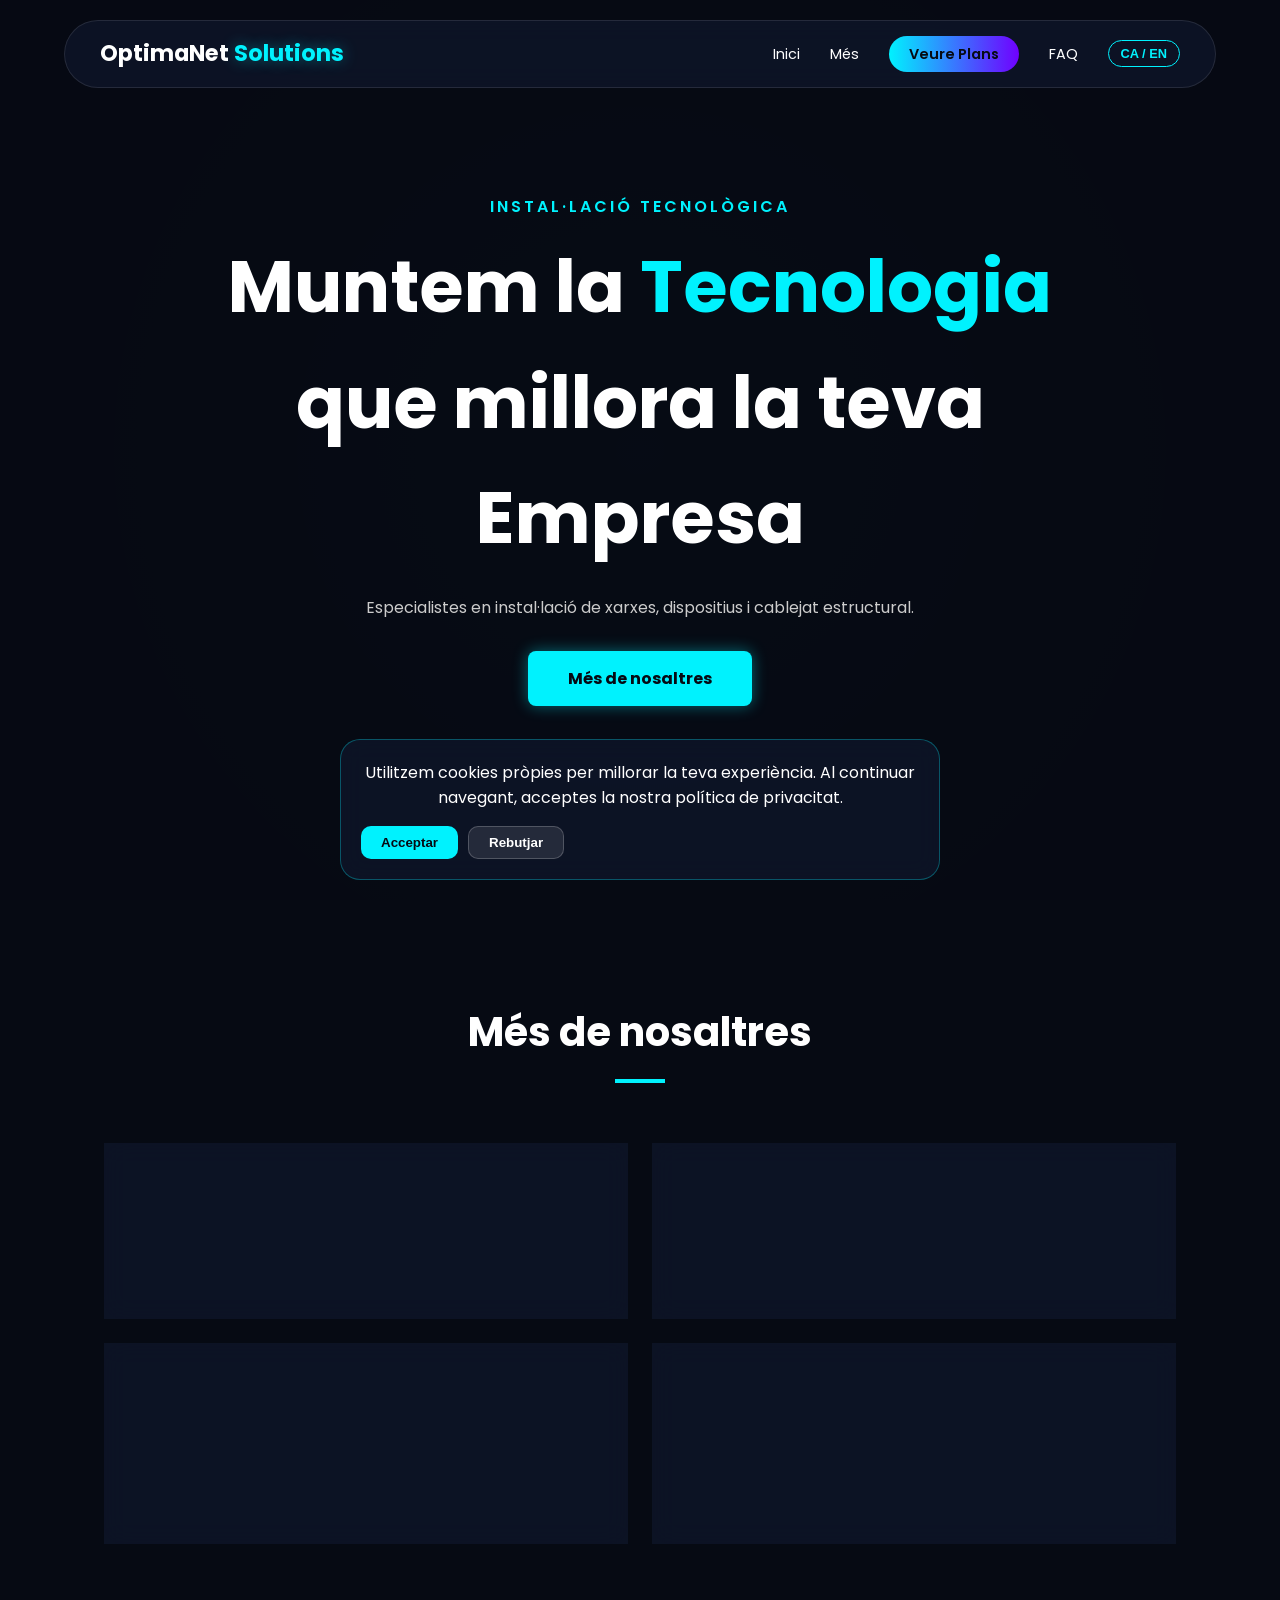
<file: index.html>
<!DOCTYPE html>
<html lang="ca">
<head>
    <meta charset="UTF-8">
    <meta name="viewport" content="width=device-width, initial-scale=1.0">
    <title>OptimaNet Solutions | Instal·lacions Tecnològiques</title>
    <link href="https://fonts.googleapis.com/css2?family=Poppins:wght@300;400;600;700&display=swap" rel="stylesheet">
    <style>
        :root {
            --bg-dark: #060a13;
            --bg-card: rgba(16, 24, 45, 0.7);
            --accent-neon: #00f2fe;
            --accent-purple: #7000ff;
            --text-main: #ffffff; 
            --text-muted: rgba(255, 255, 255, 0.7); 
            --white: #ffffff;
            --glass-border: 1px solid rgba(255, 255, 255, 0.1);
            --neon-shadow: 0 0 15px rgba(0, 242, 254, 0.4);
        }

        * { margin: 0; padding: 0; box-sizing: border-box; }
        html { scroll-behavior: smooth; }
        body {
            font-family: 'Poppins', sans-serif;
            background-color: var(--bg-dark);
            color: var(--text-main);
            line-height: 1.6;
            overflow-x: hidden;
        }

        .glass {
            background: var(--bg-card);
            backdrop-filter: blur(12px);
            -webkit-backdrop-filter: blur(12px);
            border: var(--glass-border);
        }

        header {
            position: fixed;
            top: 20px;
            width: 100%;
            z-index: 1000;
            padding: 0 5%;
        }

        .navbar {
            max-width: 1200px;
            margin: 0 auto;
            display: flex;
            justify-content: space-between;
            align-items: center;
            padding: 15px 35px;
            border-radius: 50px;
            position: relative;
        }

        .logo { font-size: 1.4rem; font-weight: 700; color: var(--white); text-decoration: none; }
        .logo span { color: var(--accent-neon); text-shadow: var(--neon-shadow); }

        .nav-links { display: flex; list-style: none; gap: 30px; align-items: center; }
        .nav-links a { text-decoration: none; color: var(--white); font-size: 0.9rem; transition: 0.3s; }
        .nav-links a:hover { color: var(--accent-neon); }

        .btn-cta-nav {
            background: linear-gradient(90deg, var(--accent-neon), var(--accent-purple));
            padding: 8px 20px;
            border-radius: 20px;
            color: var(--bg-dark) !important;
            font-weight: 600 !important;
        }

        #lang-btn {
            background: none;
            border: 1px solid var(--accent-neon);
            color: var(--accent-neon);
            cursor: pointer;
            padding: 5px 12px;
            border-radius: 15px;
            font-weight: 600;
            font-size: 0.8rem;
            transition: 0.3s;
        }

        .menu-toggle { display: none; flex-direction: column; cursor: pointer; gap: 5px; }
        .menu-toggle span { width: 25px; height: 3px; background: var(--white); border-radius: 2px; }

        .hero {
            height: 100vh;
            display: flex;
            align-items: center;
            justify-content: center;
            text-align: center;
            background: radial-gradient(circle at center, rgba(0, 242, 254, 0.05) 0%, transparent 70%),
                        url('https://images.unsplash.com/photo-1550751827-4bd374c3f58b?q=80&w=2070&auto=format&fit=crop'); 
            background-size: cover;
            background-position: center;
            position: relative;
        }

        .hero::before { content: ''; position: absolute; top: 0; left: 0; width: 100%; height: 100%; background: rgba(6, 10, 19, 0.85); }
        .hero-content { position: relative; z-index: 10; max-width: 900px; padding: 0 20px; }
        .hero-content h1 { font-size: clamp(2.5rem, 6vw, 4.5rem); color: var(--white); margin-bottom: 20px; }
        .hero-content h1 span { color: var(--accent-neon); }

        .btn-main {
            padding: 15px 40px;
            background: var(--accent-neon);
            color: var(--bg-dark);
            text-decoration: none;
            font-weight: 700;
            border-radius: 8px;
            box-shadow: var(--neon-shadow);
            transition: 0.3s;
            display: inline-block;
        }

        .services { padding: 100px 5%; max-width: 1200px; margin: 0 auto; }
        .section-header { text-align: center; margin-bottom: 60px; }
        .section-header h2 { font-size: 2.5rem; color: var(--white); }
        .section-header div { width: 50px; height: 4px; background: var(--accent-neon); margin: 15px auto; }

        .services-grid { display: grid; grid-template-columns: repeat(2, 1fr); gap: 25px; }
        .service-card { padding: 40px; border-radius: 20px; transition: 0.4s; }
        .service-card:hover { transform: translateY(-10px); border-color: var(--accent-neon); }
        .service-card h3 { color: var(--accent-neon); margin-bottom: 15px; }
        .service-card p { color: var(--text-muted); font-size: 0.95rem; }

        /* Estilos Banner Cookies */
        .cookie-container {
            position: fixed;
            bottom: 20px;
            left: 50%;
            transform: translateX(-50%) translateY(150%);
            width: 90%;
            max-width: 600px;
            z-index: 9999;
            padding: 20px;
            border-radius: 20px;
            transition: transform 0.5s cubic-bezier(0.175, 0.885, 0.32, 1.275);
            display: flex;
            flex-direction: column;
            align-items: center;
            text-align: center;
            border: 1px solid rgba(0, 242, 254, 0.3) !important;
        }
        .cookie-container.show { transform: translateX(-50%) translateY(0); }
        .cookie-buttons { display: flex; gap: 10px; margin-top: 15px; }
        .btn-cookie { padding: 8px 20px; border-radius: 10px; font-weight: 600; cursor: pointer; border: none; transition: 0.3s; }
        .btn-cookie.accept { background: var(--accent-neon); color: var(--bg-dark); }
        .btn-cookie.deny { background: rgba(255, 255, 255, 0.1); color: var(--white); border: 1px solid rgba(255, 255, 255, 0.2); }

        @media (max-width: 768px) {
            .menu-toggle { display: flex; }
            .nav-links {
                display: none;
                flex-direction: column;
                position: absolute;
                top: 70px; right: 0; width: 200px; padding: 20px;
                border-radius: 20px; background: var(--bg-card); backdrop-filter: blur(20px); border: var(--glass-border); gap: 20px;
            }
            .nav-links.active { display: flex; }
            .services-grid { grid-template-columns: 1fr; }
        }
    </style>
</head>
<body>

    <header>
        <nav class="navbar glass">
            <a href="index.html" class="logo">OptimaNet<span> Solutions</span></a>
            <div class="menu-toggle" id="mobile-menu"><span></span><span></span><span></span></div>
            <ul class="nav-links">
                <li><a href="#inicio" data-key="nav_inicio">Inici</a></li>
                <li><a href="#servicios" data-key="nav_mes">Més</a></li>
                <li><a href="productes.html" class="btn-cta-nav" data-key="nav_plans">Veure Plans</a></li>
                <li><a href="FAQ.html">FAQ</a></li>
                <li><button id="lang-btn">CA / EN</button></li>
            </ul>
        </nav>
    </header>

    <section id="inicio" class="hero">
        <div class="hero-content">
            <p data-key="hero_tag" style="color: var(--accent-neon); font-weight: 600; letter-spacing: 3px; margin-bottom: 10px;">INSTAL·LACIÓ TECNOLÒGICA</p>
            <h1 data-key="hero_title">Muntem la <span>Tecnologia</span> que millora la teva Empresa</h1>
            <p data-key="hero_desc" style="color: #ccc; margin-bottom: 30px;">Especialistes en instal·lació de xarxes, dispositius i cablejat estructural.</p>
            <a href="#servicios" class="btn-main" data-key="hero_btn">Més de nosaltres</a>
        </div>
    </section>

    <section id="servicios" class="services">
        <div class="section-header">
            <h2 data-key="serv_title">Més de nosaltres</h2>
            <div></div>
        </div>
        <div class="services-grid">
            <div class="service-card glass">
                <h3 data-key="s1_h">01. Que fem?</h3>
                <p data-key="s1_p">Ens encarreguem de fer instal·lacions a empreses PIME, garantint seguretat i professionalitat en cada projecte.</p>
            </div>
            <div class="service-card glass">
                <h3 data-key="s2_h">02. On estem?</h3>
                <p data-key="s2_p">Ens trobem al Carrer d'Antoni Bori, 08918 Badalona, Barcelona. Vine a visitar-nos!</p>
            </div>
            <div class="service-card glass">
                <h3 data-key="s3_h">03. Com treballem?</h3>
                <p data-key="s3_p">Fem instal·lacions a mida: des de projectes sencers fins a apartats concrets com càmeres IP, xarxes WiFi o ordenadors.</p>
            </div>
            <div class="service-card glass">
                <h3 data-key="s4_h">04. Contacte</h3>
                <p data-key="s4_p">📞 Telèfon: +34 667 33 33 33<br>📧 Correu: optimanet-solutions@gmail.com</p>
            </div>
        </div>
    </section>

    <div id="cookie-banner" class="cookie-container glass">
        <div class="cookie-content">
            <p data-key="cookie_text">Utilitzem cookies pròpies per millorar la teva experiència. Al continuar navegant, acceptes la nostra política de privacitat.</p>
            <div class="cookie-buttons">
                <button id="accept-cookies" class="btn-cookie accept" data-key="cookie_accept">Acceptar</button>
                <button id="deny-cookies" class="btn-cookie deny" data-key="cookie_deny">Rebutjar</button>
            </div>
        </div>
    </div>

    <script>
        const translations = {
            'ca': {
                'nav_inicio': 'Inici', 'nav_mes': 'Més', 'nav_plans': 'Veure Plans',
                'hero_tag': 'INSTAL·LACIÓ TECNOLÒGICA',
                'hero_title': 'Muntem la <span>Tecnologia</span> que millora la teva Empresa',
                'hero_desc': 'Especialistes en instal·lació de xarxes, dispositius i cablejat estructural.',
                'hero_btn': 'Més de nosaltres',
                'serv_title': 'Més de nosaltres',
                's1_h': '01. Que fem?', 's1_p': 'Ens encarreguem de fer instal·lacions a empreses PIME, garantint seguretat i professionalitat en cada projecte.',
                's2_h': '02. On estem?', 's2_p': 'Ens trobem al Carrer d\'Antoni Bori, 08918 Badalona, Barcelona. Vine a visitar-nos!',
                's3_h': '03. Com treballem?', 's3_p': 'Fem instal·lacions a mida: des de projectes sencers fins a apartats concrets com càmeres IP, xarxes WiFi o ordenadors.',
                's4_h': '04. Contacte', 's4_p': '📞 Telèfon: +34 667 33 33 33\n📧 Correu: optimanet-solutions@gmail.com',
                'cookie_text': 'Utilitzem cookies pròpies per millorar la teva experiència. Al continuar navegant, acceptes la nostra política de privacitat.',
                'cookie_accept': 'Acceptar',
                'cookie_deny': 'Rebutjar'
            },
            'en': {
                'nav_inicio': 'Home', 'nav_mes': 'More', 'nav_plans': 'View Plans',
                'hero_tag': 'TECHNOLOGICAL INSTALLATION',
                'hero_title': 'We build the <span>Technology</span> that improves your Business',
                'hero_desc': 'Specialists in network installation, devices, and structured cabling.',
                'hero_btn': 'About us',
                'serv_title': 'More about us',
                's1_h': '01. What we do?', 's1_p': 'We handle installations for SMB companies, ensuring security and professionalism in every project.',
                's2_h': '02. Where are we?', 's2_p': 'We are located at Carrer d\'Antoni Bori, 08918 Badalona, Barcelona. Come visit us!',
                's3_h': '03. How we work?', 's3_p': 'We do custom installations: from full projects to specific areas like IP cameras, WiFi networks or computers.',
                's4_h': '04. Contact', 's4_p': '📞 Phone: +34 667 33 33 33\n📧 Email: optimanet-solutions@gmail.com',
                'cookie_text': 'We use our own cookies to improve your experience. By continuing to browse, you accept our privacy policy.',
                'cookie_accept': 'Accept',
                'cookie_deny': 'Reject'
            }
        };

        let currentLang = localStorage.getItem('lang') || 'ca';
        const langBtn = document.getElementById('lang-btn');

        function updateLanguage() {
            document.querySelectorAll('[data-key]').forEach(el => {
                const key = el.getAttribute('data-key');
                if (translations[currentLang][key]) {
                    if (key === 'hero_title') el.innerHTML = translations[currentLang][key];
                    else el.textContent = translations[currentLang][key];
                }
            });
            langBtn.textContent = currentLang === 'ca' ? 'CA / EN' : 'EN / CA';
        }

        langBtn.addEventListener('click', () => {
            currentLang = currentLang === 'ca' ? 'en' : 'ca';
            localStorage.setItem('lang', currentLang);
            updateLanguage();
        });

        // Toggle Menú Móvil
        document.getElementById('mobile-menu').addEventListener('click', () => {
            document.querySelector('.nav-links').classList.toggle('active');
        });

        // Lógica de Cookies
        document.addEventListener("DOMContentLoaded", function() {
            const banner = document.getElementById('cookie-banner');
            const acceptBtn = document.getElementById('accept-cookies');
            const denyBtn = document.getElementById('deny-cookies');

            if (!localStorage.getItem('cookies-accepted')) {
                setTimeout(() => { banner.classList.add('show'); }, 1000);
            }

            acceptBtn.addEventListener('click', () => {
                localStorage.setItem('cookies-accepted', 'true');
                banner.classList.remove('show');
            });

            denyBtn.addEventListener('click', () => {
                banner.classList.remove('show');
            });
        });

        updateLanguage();
    </script>
</body>
</html>
</file>
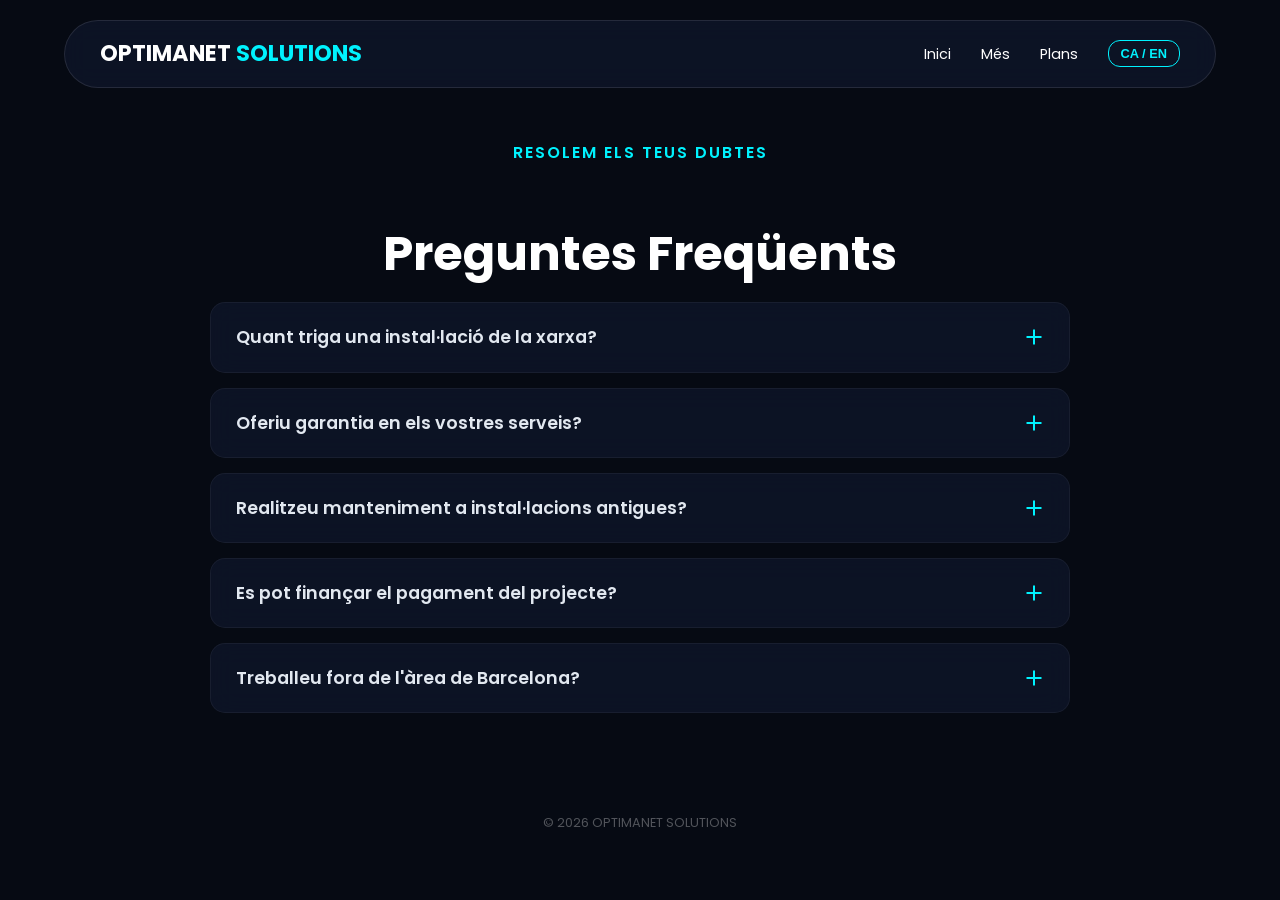
<file: FAQ.html>
<!DOCTYPE html>
<html lang="ca">
<head>
    <meta charset="UTF-8">
    <meta name="viewport" content="width=device-width, initial-scale=1.0">
    <title>Preguntes Freqüents | OPTIMANET SOLUTIONS</title>
    <link href="https://fonts.googleapis.com/css2?family=Poppins:wght@300;400;600;700&display=swap" rel="stylesheet">
    <style>
        :root {
            --bg-dark: #060a13;
            --bg-card: rgba(16, 24, 45, 0.7);
            --accent-neon: #00f2fe;
            --text-main: #e2e8f0;
            --white: #ffffff;
            --glass-border: 1px solid rgba(255, 255, 255, 0.1);
            --neon-shadow: 0 0 15px rgba(0, 242, 254, 0.4);
        }

        * { margin: 0; padding: 0; box-sizing: border-box; }
        body { font-family: 'Poppins', sans-serif; background-color: var(--bg-dark); color: var(--text-main); line-height: 1.6; }

        .glass { background: var(--bg-card); backdrop-filter: blur(12px); border: var(--glass-border); }

        header { position: fixed; top: 20px; width: 100%; z-index: 1000; padding: 0 5%; }
        .navbar { max-width: 1200px; margin: 0 auto; display: flex; justify-content: space-between; align-items: center; padding: 15px 35px; border-radius: 50px; }
        .logo { font-size: 1.4rem; font-weight: 700; color: var(--white); text-decoration: none; }
        .logo span { color: var(--accent-neon); }

        .nav-links { display: flex; list-style: none; gap: 30px; align-items: center; }
        .nav-links a { text-decoration: none; color: var(--white); font-size: 0.9rem; transition: 0.3s; }
        .nav-links a:hover { color: var(--accent-neon); }
        
        #lang-btn { background:none; border:1px solid var(--accent-neon); color:var(--accent-neon); cursor:pointer; padding:5px 12px; border-radius:12px; font-weight:600; font-size:0.8rem; }

        .container { max-width: 900px; margin: 0 auto; padding: 140px 20px 60px; }
        h1 { font-size: 3rem; text-align: center; margin-bottom: 10px; color: var(--white); }
        .subtitle { color: var(--accent-neon); text-align: center; text-transform: uppercase; font-weight: 600; margin-bottom: 50px; display: block; letter-spacing: 2px; }

        .faq-grid { display: flex; flex-direction: column; gap: 15px; }
        .faq-item { border-radius: 15px; overflow: hidden; transition: 0.3s; border: 1px solid rgba(255,255,255,0.05); }
        .faq-question { padding: 20px 25px; cursor: pointer; display: flex; justify-content: space-between; align-items: center; font-weight: 600; font-size: 1.1rem; }
        .faq-answer { padding: 0 25px; max-height: 0; overflow: hidden; transition: all 0.4s ease-out; color: rgba(255,255,255,0.7); font-size: 0.95rem; }
        
        .faq-item.active { border-color: var(--accent-neon); box-shadow: var(--neon-shadow); background: rgba(0, 242, 254, 0.05); }
        .faq-item.active .faq-answer { padding: 10px 25px 25px; max-height: 300px; }

        .icon { width: 20px; height: 20px; position: relative; transition: 0.3s; }
        .icon::before, .icon::after { content: ''; position: absolute; background: var(--accent-neon); top: 50%; left: 50%; transform: translate(-50%, -50%); }
        .icon::before { width: 15px; height: 2px; }
        .icon::after { width: 2px; height: 15px; }
        .faq-item.active .icon { transform: rotate(45deg); }

        footer { padding: 40px; text-align: center; color: rgba(255,255,255,0.3); font-size: 0.8rem; }

        @media (max-width: 768px) {
            h1 { font-size: 2.2rem; }
            .nav-links { display: none; }
        }
    </style>
</head>
<body>
    <header>
        <nav class="navbar glass">
            <a href="index.html" class="logo">OPTIMANET <span>SOLUTIONS</span></a>
            <ul class="nav-links">
                <li><a href="index.html" data-key="nav_inicio">Inici</a></li>
                <li><a href="index.html#servicios" data-key="nav_mes">Més</a></li>
                <li><a href="productes.html" data-key="nav_plans">Plans</a></li>
                <li><button id="lang-btn">CA / EN</button></li>
            </ul>
        </nav>
    </header>

    <div class="container">
        <span class="subtitle" data-key="sub">Resolem els teus dubtes</span>
        <h1 data-key="title">Preguntes Freqüents</h1>

        <div class="faq-grid">
            <div class="faq-item glass">
                <div class="faq-question">
                    <span data-key="q1">Quant triga una instal·lació de la xarxa?</span>
                    <div class="icon"></div>
                </div>
                <div class="faq-answer"><p data-key="a1">Depèn de la mida de l'empresa i la complexitat, però la majoria de projectes PIME es completen en un termini de 24 a 48 hores.</p></div>
            </div>

            <div class="faq-item glass">
                <div class="faq-question">
                    <span data-key="q2">Oferiu garantia en els vostres serveis?</span>
                    <div class="icon"></div>
                </div>
                <div class="faq-answer"><p data-key="a2">Sí, totes les nostres instal·lacions compten amb una garantia de 2 anys en materials i un servei de suport tècnic post-venda.</p></div>
            </div>

            <div class="faq-item glass">
                <div class="faq-question">
                    <span data-key="q3">Realitzeu manteniment a instal·lacions antigues?</span>
                    <div class="icon"></div>
                </div>
                <div class="faq-answer"><p data-key="a3">I tant. Analitzem el teu cablejat actual, sanegem els racks i optimitzem la xarxa per millorar-ne el rendiment.</p></div>
            </div>

            <div class="faq-item glass">
                <div class="faq-question">
                    <span data-key="q4">Es pot finançar el pagament del projecte?</span>
                    <div class="icon"></div>
                </div>
                <div class="faq-answer"><p data-key="a4">Podem parlar de condicions de pagament personalitzades segons el volum del projecte. Contacta amb nosaltres per a més detalls.</p></div>
            </div>

            <div class="faq-item glass">
                <div class="faq-question">
                    <span data-key="q5">Treballeu fora de l'àrea de Barcelona?</span>
                    <div class="icon"></div>
                </div>
                <div class="faq-answer"><p data-key="a5">Ens enfoquem principalment a l'àrea metropolitana de Barcelona i Badalona, però podem desplaçar-nos segons el projecte.</p></div>
            </div>
        </div>
    </div>

    <footer>&copy; 2026 OPTIMANET SOLUTIONS</footer>

    <script>
        const translations = {
            'ca': {
                'nav_inicio': 'Inici',
                'nav_mes': 'Més',
                'nav_plans': 'Plans',
                'sub': 'Resolem els teus dubtes',
                'title': 'Preguntes Freqüents',
                'q1': 'Quant triga una instal·lació de la xarxa?',
                'a1': 'Depèn de la mida de l\'empresa i la complexitat, però la majoria de projectes PIME es completen en un termini de 24 a 48 hores.',
                'q2': 'Oferiu garantia en els vostres serveis?',
                'a2': 'Sí, totes les nostres instal·lacions compten amb una garantia de 2 anys en materials i un servei de suport tècnic post-venda.',
                'q3': 'Realitzeu manteniment a instal·lacions antigues?',
                'a3': 'I tant. Analitzem el teu cablejat actual, sanegem els racks i optimitzem la xarxa per millorar-ne el rendiment.',
                'q4': 'Es pot finançar el pagament del projecte?',
                'a4': 'Podem parlar de condicions de pagament personalitzades segons el volum del projecte. Contacta amb nosaltres per a més detalls.',
                'q5': 'Treballeu fora de l\'àrea de Barcelona?',
                'a5': 'Ens enfoquem principalment a l\'àrea metropolitana de Barcelona i Badalona, però podem desplaçar-nos segons el projecte.'
            },
            'en': {
                'nav_inicio': 'Home',
                'nav_mes': 'More',
                'nav_plans': 'Plans',
                'sub': 'We solve your doubts',
                'title': 'Frequently Asked Questions',
                'q1': 'How long does a network installation take?',
                'a1': 'It depends on the company size and complexity, but most SMB projects are completed within 24 to 48 hours.',
                'q2': 'Do you offer a warranty on your services?',
                'a2': 'Yes, all our installations have a 2-year warranty on materials and a post-sale technical support service.',
                'q3': 'Do you perform maintenance on old installations?',
                'a3': 'Of course. We analyze your current cabling, clean up the racks, and optimize the network to improve performance.',
                'q4': 'Can the project payment be financed?',
                'a4': 'We can discuss personalized payment conditions depending on the project volume. Contact us for more details.',
                'q5': 'Do you work outside the Barcelona area?',
                'a5': 'We focus mainly on the Barcelona and Badalona metropolitan area, but we can travel depending on the project.'
            }
        };

        let currentLang = localStorage.getItem('lang') || 'ca';
        const langBtn = document.getElementById('lang-btn');

        function update() {
            document.querySelectorAll('[data-key]').forEach(el => {
                const key = el.getAttribute('data-key');
                if(translations[currentLang][key]) el.textContent = translations[currentLang][key];
            });
            langBtn.textContent = currentLang === 'ca' ? 'CA / EN' : 'EN / CA';
        }

        langBtn.addEventListener('click', () => {
            currentLang = currentLang === 'ca' ? 'en' : 'ca';
            localStorage.setItem('lang', currentLang);
            updateLanguage(); // Usamos la misma lógica
        });

        function updateLanguage() {
            update();
        }

        document.querySelectorAll('.faq-question').forEach(item => {
            item.addEventListener('click', () => {
                item.parentElement.classList.toggle('active');
            });
        });

        updateLanguage();
    </script>
</body>
</html>
</file>
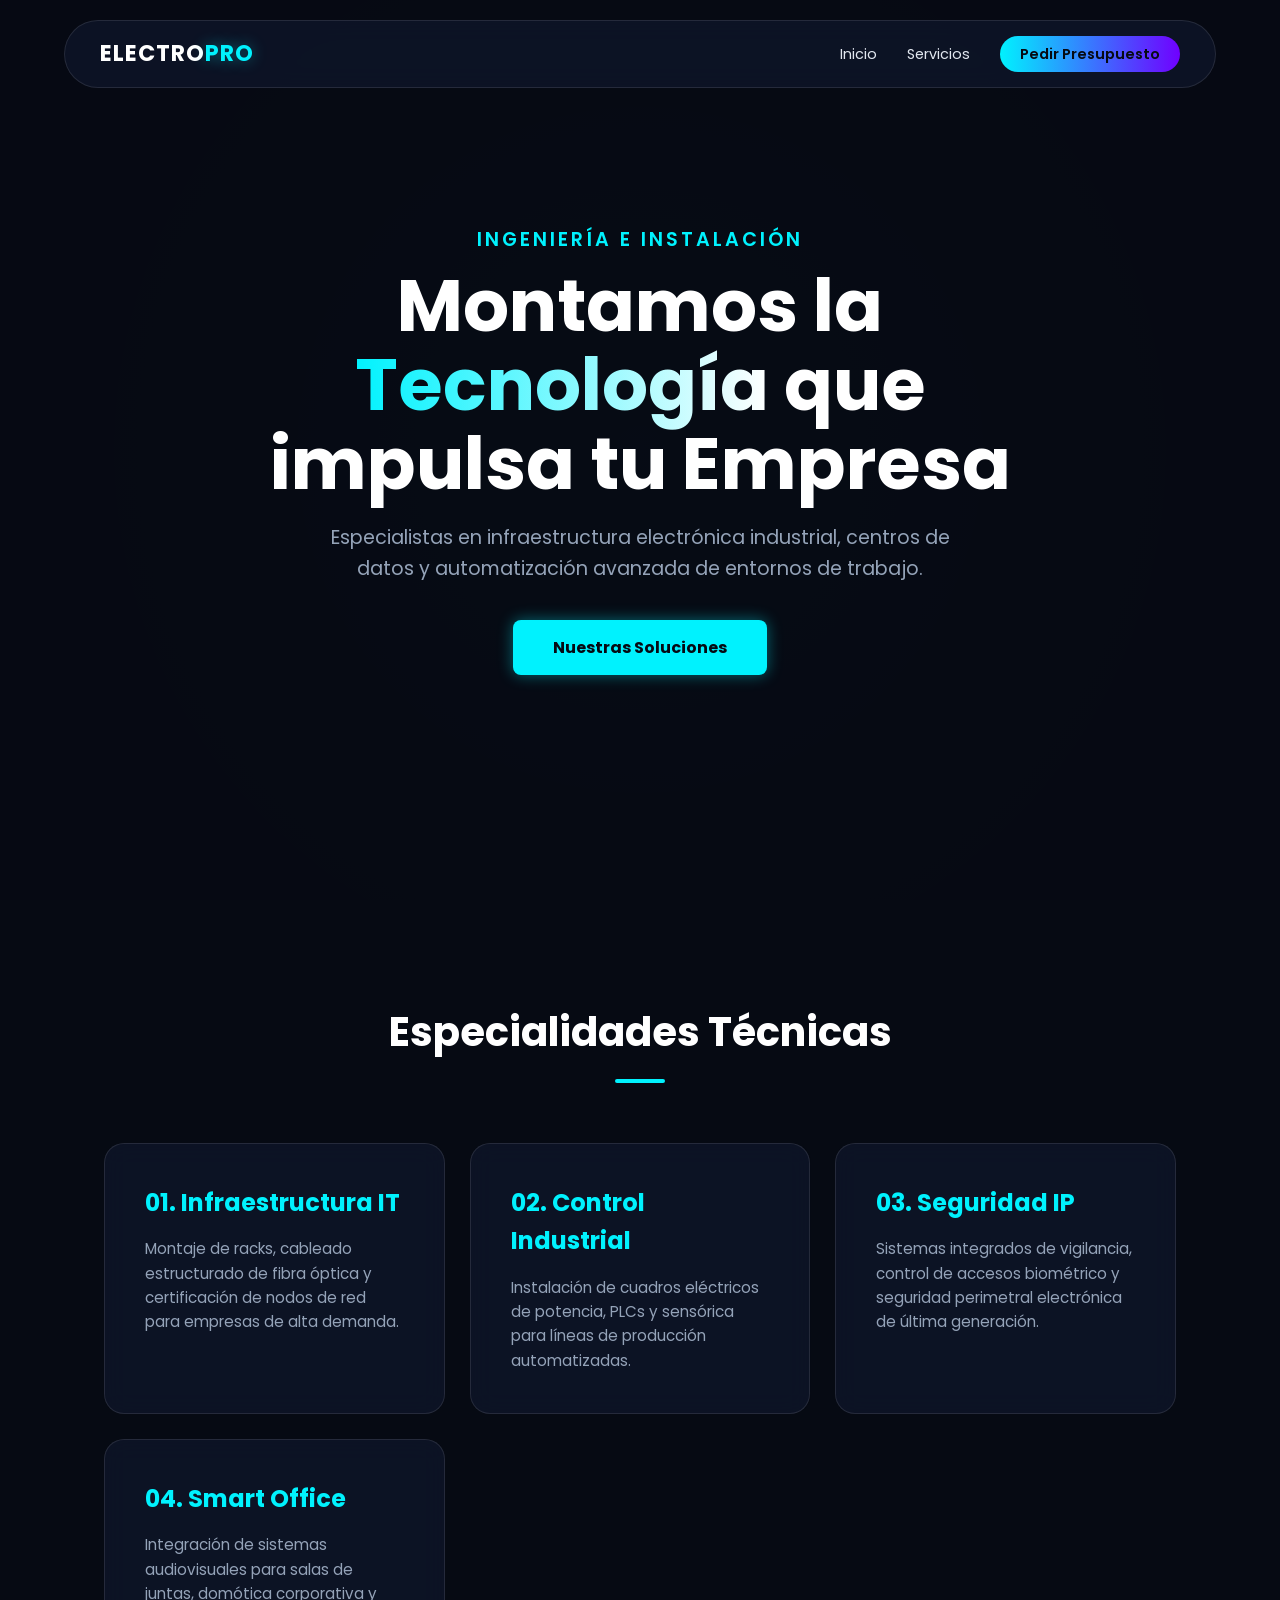
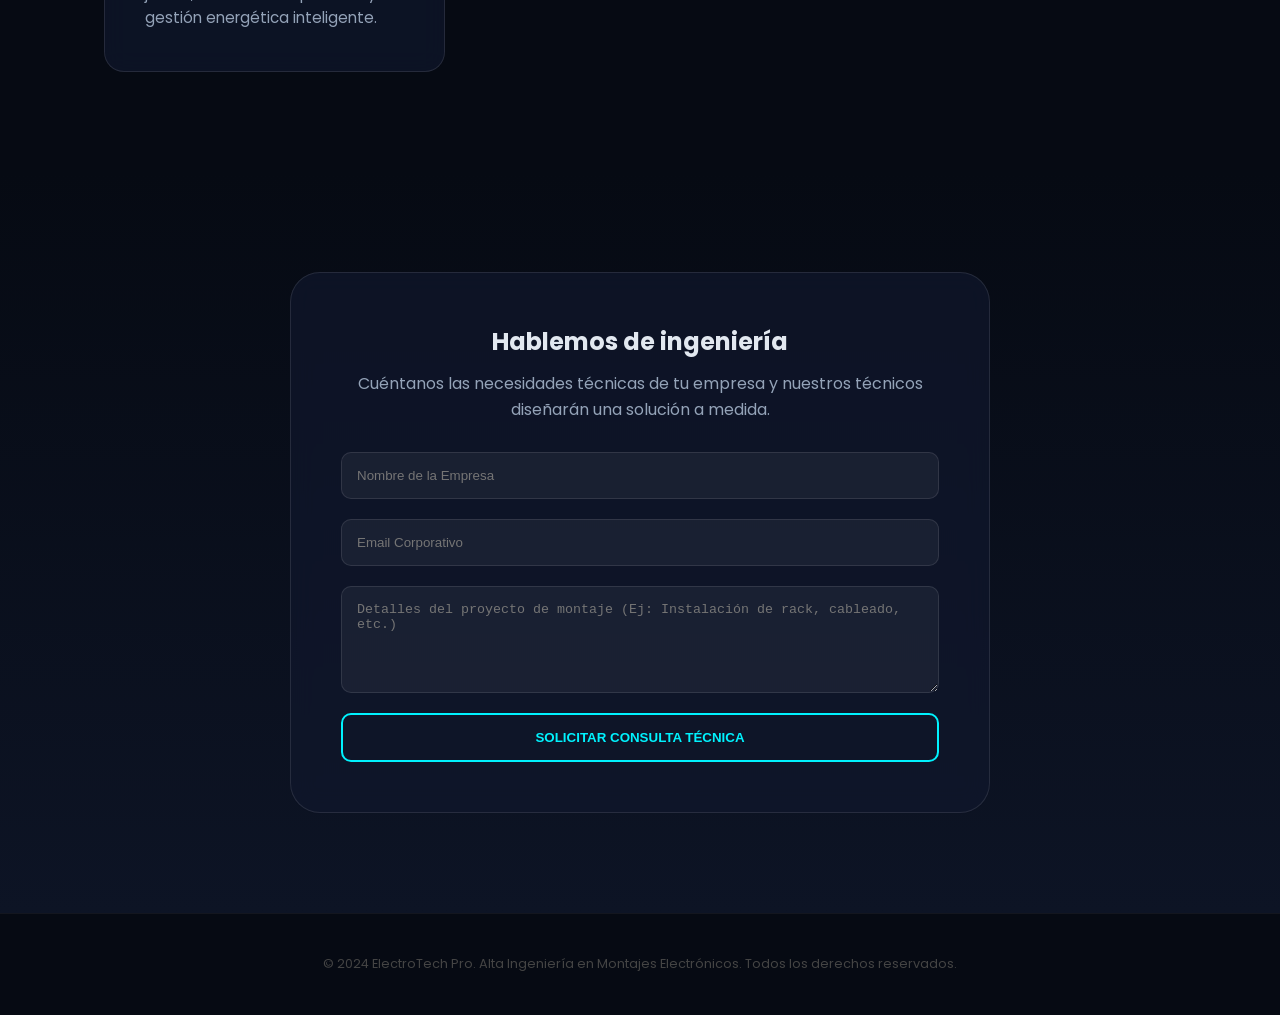
<file: online_viewer_net.html>
<!DOCTYPE html>
<html lang="es">
<head>
    <meta charset="UTF-8">
    <meta name="viewport" content="width=device-width, initial-scale=1.0">
    <title>ElectroTech Pro | Montaje e Integración Tecnológica</title>
    
    <link href="https://fonts.googleapis.com/css2?family=Poppins:wght@300;400;600;700&display=swap" rel="stylesheet">

    <style>
        /* =========================================
           VARIABLES Y CONFIGURACIÓN GLOBAL
           ========================================= */
        :root {
            --bg-dark: #060a13;         /* Negro profundo */
            --bg-card: rgba(16, 24, 45, 0.7); /* Cristal esmerilado */
            --accent-neon: #00f2fe;     /* Cyan eléctrico */
            --accent-purple: #7000ff;   /* Púrpura tecnológico */
            --text-main: #e2e8f0;       /* Gris claro */
            --text-muted: #94a3b8;      /* Gris azulado */
            --white: #ffffff;
            --glass-border: 1px solid rgba(255, 255, 255, 0.1);
            --neon-shadow: 0 0 15px rgba(0, 242, 254, 0.4);
        }

        * {
            margin: 0;
            padding: 0;
            box-sizing: border-box;
        }

        html {
            scroll-behavior: smooth;
        }

        body {
            font-family: 'Poppins', sans-serif;
            background-color: var(--bg-dark);
            color: var(--text-main);
            line-height: 1.6;
            overflow-x: hidden;
        }

        /* Estilo de Cristal (Glassmorphism) */
        .glass {
            background: var(--bg-card);
            backdrop-filter: blur(12px);
            -webkit-backdrop-filter: blur(12px);
            border: var(--glass-border);
        }

        /* =========================================
           NAVEGACIÓN
           ========================================= */
        header {
            position: fixed;
            top: 20px;
            width: 100%;
            z-index: 1000;
            padding: 0 5%;
        }

        .navbar {
            max-width: 1200px;
            margin: 0 auto;
            display: flex;
            justify-content: space-between;
            align-items: center;
            padding: 15px 35px;
            border-radius: 50px;
        }

        .logo {
            font-size: 1.4rem;
            font-weight: 700;
            letter-spacing: 1px;
            color: var(--white);
        }

        .logo span {
            color: var(--accent-neon);
            text-shadow: var(--neon-shadow);
        }

        .nav-links {
            display: flex;
            list-style: none;
            gap: 30px;
        }

        .nav-links a {
            text-decoration: none;
            color: var(--text-main);
            font-size: 0.9rem;
            font-weight: 400;
            transition: 0.3s;
        }

        .nav-links a:hover {
            color: var(--accent-neon);
        }

        .btn-cta-nav {
            background: linear-gradient(90deg, var(--accent-neon), var(--accent-purple));
            padding: 8px 20px;
            border-radius: 20px;
            color: var(--bg-dark) !important;
            font-weight: 600 !important;
        }

        /* =========================================
           HERO SECTION (PORTADA)
           ========================================= */
        .hero {
            height: 100vh;
            display: flex;
            align-items: center;
            justify-content: center;
            text-align: center;
            background: radial-gradient(circle at center, rgba(0, 242, 254, 0.05) 0%, transparent 70%),
                        url('https://images.unsplash.com/photo-1550751827-4bd374c3f58b?q=80&w=2070&auto=format&fit=crop'); 
            background-size: cover;
            background-position: center;
            position: relative;
        }

        .hero::before {
            content: '';
            position: absolute;
            top: 0; left: 0; width: 100%; height: 100%;
            background: rgba(6, 10, 19, 0.85);
        }

        .hero-content {
            position: relative;
            z-index: 10;
            max-width: 900px;
            padding: 0 20px;
        }

        .hero-content h1 {
            font-size: clamp(2.5rem, 6vw, 4.5rem);
            line-height: 1.1;
            margin-bottom: 20px;
            color: var(--white);
        }

        .hero-content h1 span {
            background: linear-gradient(to right, var(--accent-neon), #fff);
            -webkit-background-clip: text;
            -webkit-text-fill-color: transparent;
        }

        .hero-content p {
            font-size: 1.2rem;
            color: var(--text-muted);
            margin-bottom: 35px;
            max-width: 650px;
            margin-left: auto;
            margin-right: auto;
        }

        .btn-main {
            padding: 15px 40px;
            background: var(--accent-neon);
            color: var(--bg-dark);
            text-decoration: none;
            font-weight: 700;
            border-radius: 8px;
            box-shadow: var(--neon-shadow);
            transition: 0.3s;
            display: inline-block;
        }

        .btn-main:hover {
            transform: scale(1.05);
            box-shadow: 0 0 30px var(--accent-neon);
        }

        /* =========================================
           SERVICIOS
           ========================================= */
        .services {
            padding: 100px 5%;
            max-width: 1200px;
            margin: 0 auto;
        }

        .section-header {
            text-align: center;
            margin-bottom: 60px;
        }

        .section-header h2 {
            font-size: 2.5rem;
            color: var(--white);
        }

        .section-header div {
            width: 50px;
            height: 4px;
            background: var(--accent-neon);
            margin: 15px auto;
            border-radius: 2px;
        }

        .services-grid {
            display: grid;
            grid-template-columns: repeat(auto-fit, minmax(300px, 1fr));
            gap: 25px;
        }

        .service-card {
            padding: 40px;
            border-radius: 20px;
            transition: 0.4s;
            position: relative;
            overflow: hidden;
        }

        .service-card:hover {
            transform: translateY(-10px);
            border-color: var(--accent-neon);
        }

        .service-card h3 {
            font-size: 1.5rem;
            margin-bottom: 15px;
            color: var(--accent-neon);
        }

        .service-card p {
            color: var(--text-muted);
            font-size: 0.95rem;
        }

        /* =========================================
           FORMULARIO DE CONTACTO
           ========================================= */
        .contact {
            padding: 100px 5%;
            background: linear-gradient(to bottom, var(--bg-dark), #0d1425);
        }

        .contact-box {
            max-width: 700px;
            margin: 0 auto;
            padding: 50px;
            border-radius: 30px;
        }

        form {
            display: grid;
            gap: 20px;
            margin-top: 30px;
        }

        input, textarea {
            width: 100%;
            padding: 15px;
            background: rgba(255, 255, 255, 0.05);
            border: 1px solid rgba(255, 255, 255, 0.1);
            border-radius: 10px;
            color: white;
            outline: none;
            transition: 0.3s;
        }

        input:focus, textarea:focus {
            border-color: var(--accent-neon);
            background: rgba(0, 242, 254, 0.05);
        }

        button {
            padding: 15px;
            background: transparent;
            color: var(--accent-neon);
            border: 2px solid var(--accent-neon);
            font-weight: 700;
            border-radius: 10px;
            cursor: pointer;
            transition: 0.3s;
        }

        button:hover {
            background: var(--accent-neon);
            color: var(--bg-dark);
            box-shadow: var(--neon-shadow);
        }

        footer {
            text-align: center;
            padding: 40px;
            color: #444;
            font-size: 0.8rem;
            border-top: 1px solid rgba(255,255,255,0.05);
        }

        /* Responsive */
        @media (max-width: 768px) {
            .nav-links { display: none; }
            .hero h1 { font-size: 2.8rem; }
            .contact-box { padding: 30px; }
        }
    </style>
</head>
<body>

    <header>
        <nav class="navbar glass">
            <div class="logo">ELECTRO<span>PRO</span></div>
            <ul class="nav-links">
                <li><a href="#inicio">Inicio</a></li>
                <li><a href="#servicios">Servicios</a></li>
                <li><a href="#contacto" class="btn-cta-nav">Pedir Presupuesto</a></li>
            </ul>
        </nav>
    </header>

    <section id="inicio" class="hero">
        <div class="hero-content">
            <p style="color: var(--accent-neon); font-weight: 600; letter-spacing: 3px; margin-bottom: 10px;">INGENIERÍA E INSTALACIÓN</p>
            <h1>Montamos la <span>Tecnología</span> que impulsa tu Empresa</h1>
            <p>Especialistas en infraestructura electrónica industrial, centros de datos y automatización avanzada de entornos de trabajo.</p>
            <a href="#servicios" class="btn-main">Nuestras Soluciones</a>
        </div>
    </section>

    <section id="servicios" class="services">
        <div class="section-header">
            <h2>Especialidades Técnicas</h2>
            <div></div>
        </div>
        <div class="services-grid">
            <div class="service-card glass">
                <h3>01. Infraestructura IT</h3>
                <p>Montaje de racks, cableado estructurado de fibra óptica y certificación de nodos de red para empresas de alta demanda.</p>
            </div>
            <div class="service-card glass">
                <h3>02. Control Industrial</h3>
                <p>Instalación de cuadros eléctricos de potencia, PLCs y sensórica para líneas de producción automatizadas.</p>
            </div>
            <div class="service-card glass">
                <h3>03. Seguridad IP</h3>
                <p>Sistemas integrados de vigilancia, control de accesos biométrico y seguridad perimetral electrónica de última generación.</p>
            </div>
            <div class="service-card glass">
                <h3>04. Smart Office</h3>
                <p>Integración de sistemas audiovisuales para salas de juntas, domótica corporativa y gestión energética inteligente.</p>
            </div>
        </div>
    </section>

    <section id="contacto" class="contact">
        <div class="contact-box glass">
            <h2 style="text-align: center; margin-bottom: 10px;">Hablemos de ingeniería</h2>
            <p style="text-align: center; color: var(--text-muted);">Cuéntanos las necesidades técnicas de tu empresa y nuestros técnicos diseñarán una solución a medida.</p>
            <form>
                <input type="text" placeholder="Nombre de la Empresa" required>
                <input type="email" placeholder="Email Corporativo" required>
                <textarea placeholder="Detalles del proyecto de montaje (Ej: Instalación de rack, cableado, etc.)" rows="5" required></textarea>
                <button type="submit">SOLICITAR CONSULTA TÉCNICA</button>
            </form>
        </div>
    </section>

    <footer>
        <p>&copy; 2024 ElectroTech Pro. Alta Ingeniería en Montajes Electrónicos. Todos los derechos reservados.</p>
    </footer>

</body>
</html>
</file>
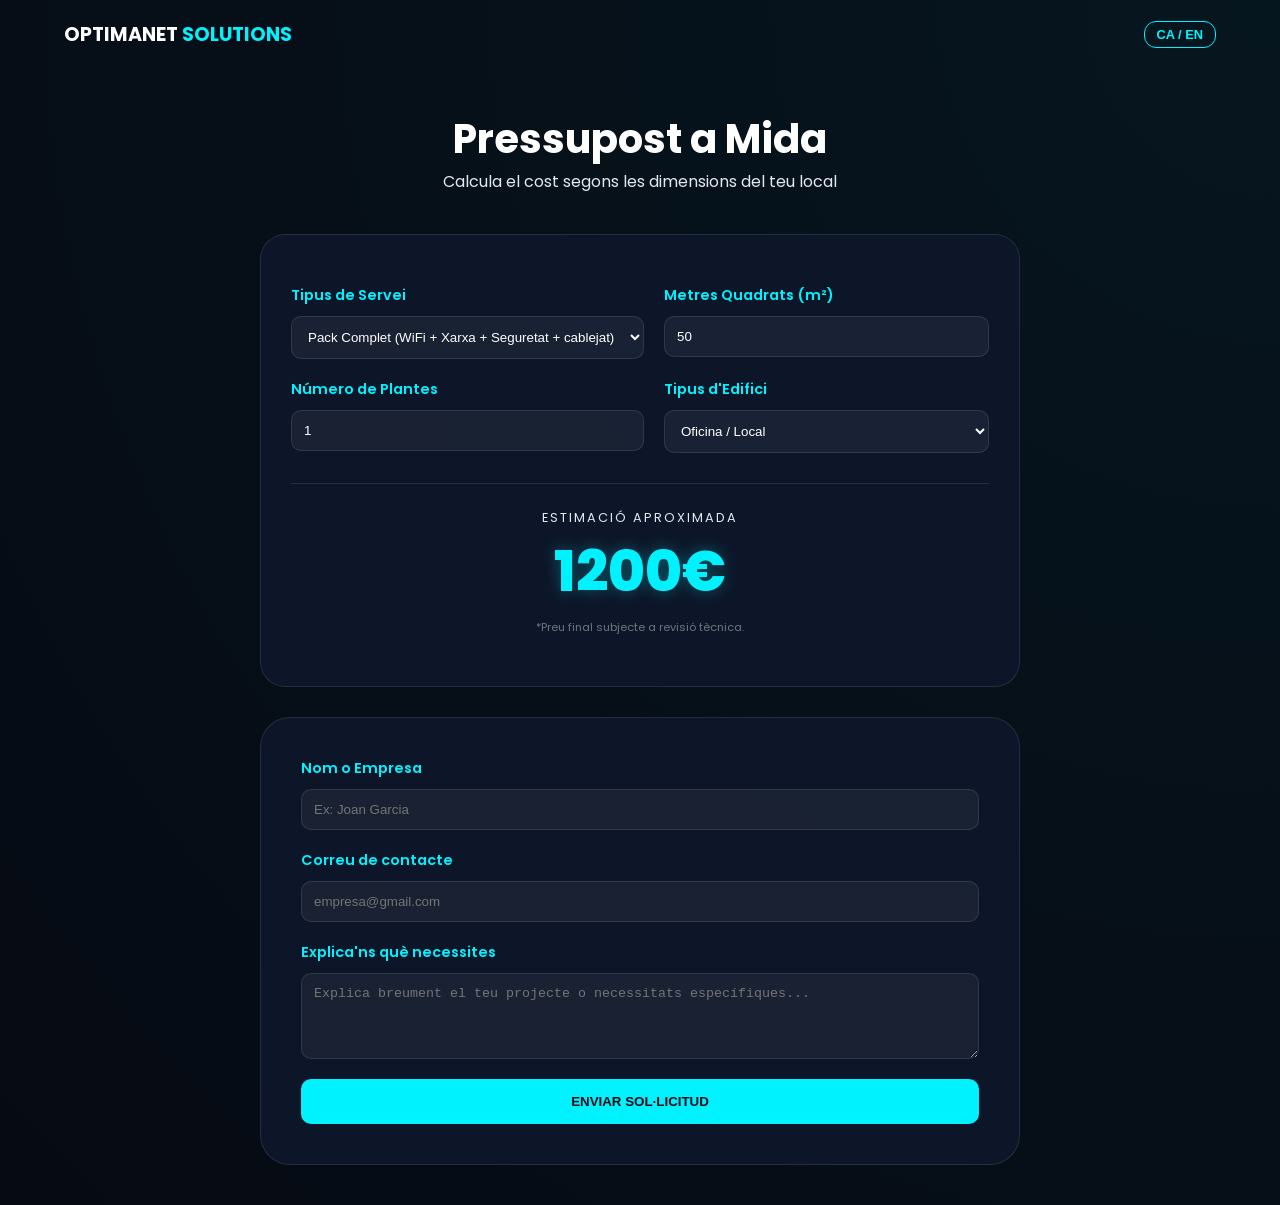
<file: presupost.html>
<!DOCTYPE html>
<html lang="ca">
<head>
    <meta charset="UTF-8">
    <meta name="viewport" content="width=device-width, initial-scale=1.0">
    <title>Pressupost Ràpid | OPTIMANET SOLUTIONS</title>
    <link href="https://fonts.googleapis.com/css2?family=Poppins:wght@300;400;600;700&display=swap" rel="stylesheet">
    <style>
        :root {
            --bg-dark: #060a13;
            --bg-card: rgba(16, 24, 45, 0.8);
            --accent-neon: #00f2fe;
            --text-main: #e2e8f0;
            --white: #ffffff;
            --glass-border: 1px solid rgba(255, 255, 255, 0.1);
            --neon-shadow: 0 0 15px rgba(0, 242, 254, 0.3);
        }

        * { margin: 0; padding: 0; box-sizing: border-box; }
        body {
            font-family: 'Poppins', sans-serif;
            background-color: var(--bg-dark);
            color: var(--text-main);
            background: radial-gradient(circle at top right, rgba(0, 242, 254, 0.05), transparent), var(--bg-dark);
            min-height: 100vh;
        }

        .glass { background: var(--bg-card); backdrop-filter: blur(12px); border: var(--glass-border); }

        nav { padding: 20px 5%; display: flex; justify-content: space-between; align-items: center; }
        .logo { font-size: 1.2rem; font-weight: 700; color: white; text-decoration: none; }
        .logo span { color: var(--accent-neon); }
        #lang-btn { background: none; border: 1px solid var(--accent-neon); color: var(--accent-neon); cursor: pointer; padding: 5px 12px; border-radius: 12px; font-weight: 600; font-size: 0.8rem; }

        .container { max-width: 800px; margin: 40px auto; padding: 0 20px; }
        .form-header { text-align: center; margin-bottom: 40px; }
        .form-header h1 { font-size: 2.5rem; color: white; }

        .calculator-box { padding: 30px; border-radius: 25px; margin-bottom: 30px; }
        
        .calc-inputs { display: grid; grid-template-columns: 1fr 1fr; gap: 20px; margin-top: 20px; }
        .input-field { display: flex; flex-direction: column; gap: 10px; }
        label { color: var(--accent-neon); font-size: 0.9rem; font-weight: 600; }
        
        input, select, textarea {
            padding: 12px; border-radius: 10px; background: rgba(255, 255, 255, 0.05);
            border: 1px solid rgba(255, 255, 255, 0.1); color: white; outline: none; transition: 0.3s;
        }
        input:focus, select:focus, textarea:focus { border-color: var(--accent-neon); box-shadow: var(--neon-shadow); }

        .total-box {
            text-align: center; margin-top: 30px; padding: 20px;
            border-top: 1px solid rgba(255,255,255,0.1);
        }
        #total-display { font-size: 3.5rem; font-weight: 800; color: var(--accent-neon); text-shadow: var(--neon-shadow); }

        form { padding: 40px; border-radius: 30px; display: grid; gap: 20px; }
        .btn-send {
            background: var(--accent-neon); color: var(--bg-dark); padding: 15px; border: none;
            border-radius: 10px; font-weight: 700; cursor: pointer; text-transform: uppercase; transition: 0.3s;
        }
        .btn-send:hover { transform: scale(1.02); box-shadow: 0 0 25px rgba(0, 242, 254, 0.5); }

        @media (max-width: 600px) { .calc-inputs { grid-template-columns: 1fr; } }
    </style>
</head>
<body>

    <nav>
        <a href="index.html" class="logo">OPTIMANET <span>SOLUTIONS</span></a>
        <button id="lang-btn">CA / EN</button>
    </nav>

    <div class="container">
        <div class="form-header">
            <h1 data-key="form_title">Pressupost a Mida</h1>
            <p data-key="form_subtitle">Calcula el cost segons les dimensions del teu local</p>
        </div>

        <div class="calculator-box glass">
            <div class="calc-inputs">
                <div class="input-field">
                    <label data-key="label_plan">Tipus de Servei</label>
                    <select id="select-plan">
                        <option value="full" data-key="opt_full" selected>Pack Complet (WiFi + Xarxa + Seguretat + cablejat)</option>
                        <option value="wifi" data-key="opt_wifi">Només Xarxa i WiFi</option>
                        <option value="cameras" data-key="opt_cameras">Només Càmeres de Seguretat</option>
                        <option value="cable" data-key="opt_cable">Només Cablejat Estructural</option>
                    </select>
                </div>
                <div class="input-field">
                    <label data-key="label_m2">Metres Quadrats (m²)</label>
                    <input type="number" id="input-m2" value="50" min="10" step="10">
                </div>
                <div class="input-field">
                    <label data-key="label_plantas">Número de Plantes</label>
                    <input type="number" id="input-plantas" value="1" min="1">
                </div>
                <div class="input-field">
                    <label data-key="label_dificultad">Tipus d'Edifici</label>
                    <select id="select-diff">
                        <option value="1" data-key="diff_easy">Oficina / Local</option>
                        <option value="1.3" data-key="diff_hard">Nau Industrial / Nau</option>
                    </select>
                </div>
            </div>

            <div class="total-box">
                <span data-key="total_label" style="text-transform: uppercase; font-size: 0.8rem; letter-spacing: 2px;">Estimació Aproximada</span>
                <div id="total-display">0€</div>
                <p id="price-disclaimer" style="font-size: 0.7rem; color: rgba(255,255,255,0.4); margin-top: 5px;" data-key="price_note">*Preu final subjecte a revisió tècnica.</p>
            </div>
        </div>

        <form action="https://formspree.io/f/https://formspree.io/f/mvznaddk" method="POST" class="glass">
            <input type="hidden" name="_captcha" value="false">
            <input type="hidden" name="Preu_Calculat" id="hidden-total">
            <input type="hidden" name="Detalls_Calculadora" id="hidden-summary">

            <div class="input-field">
                <label data-key="label_name">Nom o Empresa</label>
                <input type="text" name="name" required placeholder="Ex: Joan Garcia">
            </div>
            <div class="input-field">
                <label data-key="label_email">Correu de contacte</label>
                <input type="email" name="email" required placeholder="empresa@gmail.com">
            </div>
            <div class="input-field">
                <label data-key="label_desc">Explica'ns què necessites</label>
                <textarea id="text-desc" name="description" rows="4" data-key="desc_placeholder" placeholder="Explica breument el teu projecte o necessitats específiques..." required></textarea>
            </div>
            
            <button type="submit" class="btn-send" data-key="btn_send">Enviar Sol·licitud</button>
        </form>
        <input type="hidden" name="_next" value="https://tuweb.com/index.html">
    </div>

    <script>
        const translations = {
            'ca': {
                'form_title': 'Pressupost a Mida',
                'form_subtitle': 'Calcula el cost segons les dimensions del teu local',
                'label_plan': 'Tipus de Servei',
                'opt_full': 'Pack Complet (WiFi + Xarxa + Seguretat + cablejat)',
                'opt_wifi': 'Només Xarxa i WiFi',
                'opt_cameras': 'Només Càmeres de Seguretat',
                'opt_cable': 'Només Cablejat Estructural',
                'label_m2': 'Metres Quadrats (m²)',
                'label_plantas': 'Número de Plantes',
                'label_dificultad': "Tipus d'Edifici",
                'diff_easy': 'Oficina / Local',
                'diff_hard': 'Nau Industrial / Nau',
                'total_label': 'Estimació Aproximada',
                'price_note': '*Preu final subjecte a revisió tècnica.', 
                'label_name': 'Nom o Empresa',
                'label_email': 'Correu de contacte',
                'label_desc': "Explica'ns què necessites",
                'desc_placeholder': "Explica breument el teu projecte o necessitats específiques...", 
                'btn_send': 'Enviar Sol·licitud'
            },
            'en': {
                'form_title': 'Custom Quote',
                'form_subtitle': 'Calculate the cost based on your local dimensions',
                'label_plan': 'Service Type',
                'opt_full': 'Full Pack (WiFi + Network + Security + cabling)',
                'opt_wifi': 'Network & WiFi Only',
                'opt_cameras': 'Security Cameras Only',
                'opt_cable': 'Structured Cabling Only',
                'label_m2': 'Square Meters (sqm)',
                'label_plantas': 'Number of Floors',
                'label_dificultad': 'Building Type',
                'diff_easy': 'Office / Space',
                'diff_hard': 'Industrial / Complex Installation',
                'total_label': 'Approximate Estimate',
                'price_note': '*Final price subject to technical review.', 
                'label_name': 'Name or Company',
                'label_email': 'Contact Email',
                'label_desc': 'Tell us what you need',
                'desc_placeholder': "Briefly explain your project or specific needs...", 
                'btn_send': 'Send Request'
            }
        };

        const planPrice = { 'full': 12, 'wifi': 7, 'cameras': 6, 'cable': 5 }; 
        const baseFix = { 'full': 600, 'wifi': 250, 'cameras': 300, 'cable': 200 };

        function calcular() {
   
            const selectPlanElement = document.getElementById('select-plan');
            const plan = selectPlanElement.value;
            const planTexto = selectPlanElement.options[selectPlanElement.selectedIndex].text;

            const m2 = parseFloat(document.getElementById('input-m2').value) || 0;
            const plantas = parseInt(document.getElementById('input-plantas').value) || 1;
            
         
            const selectDiffElement = document.getElementById('select-diff');
            const diff = parseFloat(selectDiffElement.value);
            const diffTexto = selectDiffElement.options[selectDiffElement.selectedIndex].text;

          
            let total = (baseFix[plan] + (m2 * planPrice[plan])) * (1 + (plantas - 1) * 0.35) * diff;
            const totalFormateado = Math.round(total) + "€";

        
            document.getElementById('total-display').textContent = totalFormateado;
            
 
            document.getElementById('hidden-total').value = totalFormateado;
            document.getElementById('hidden-summary').value = `Servei: ${planTexto} | M2: ${m2}m² | Plantes: ${plantas} | Edifici: ${diffTexto}`;
        }

        document.querySelectorAll('input, select').forEach(el => el.addEventListener('input', calcular));

        let currentLang = localStorage.getItem('lang') || 'ca';
        const langBtn = document.getElementById('lang-btn');

        function updateLanguage() {
            document.querySelectorAll('[data-key]').forEach(el => {
                const key = el.getAttribute('data-key');
                if (translations[currentLang][key]) {
                    // Si es el textarea, cambiamos el placeholder
                    if (el.tagName === 'TEXTAREA') {
                        el.placeholder = translations[currentLang][key];
                    } else {
                        el.textContent = translations[currentLang][key];
                    }
                }
            });
            langBtn.textContent = currentLang === 'ca' ? 'CA / EN' : 'EN / CA';
        }

        langBtn.addEventListener('click', () => {
            currentLang = currentLang === 'ca' ? 'en' : 'ca';
            localStorage.setItem('lang', currentLang);
            updateLanguage();
        });

        updateLanguage();
        calcular();
    </script>
</body>
</html>
</file>
